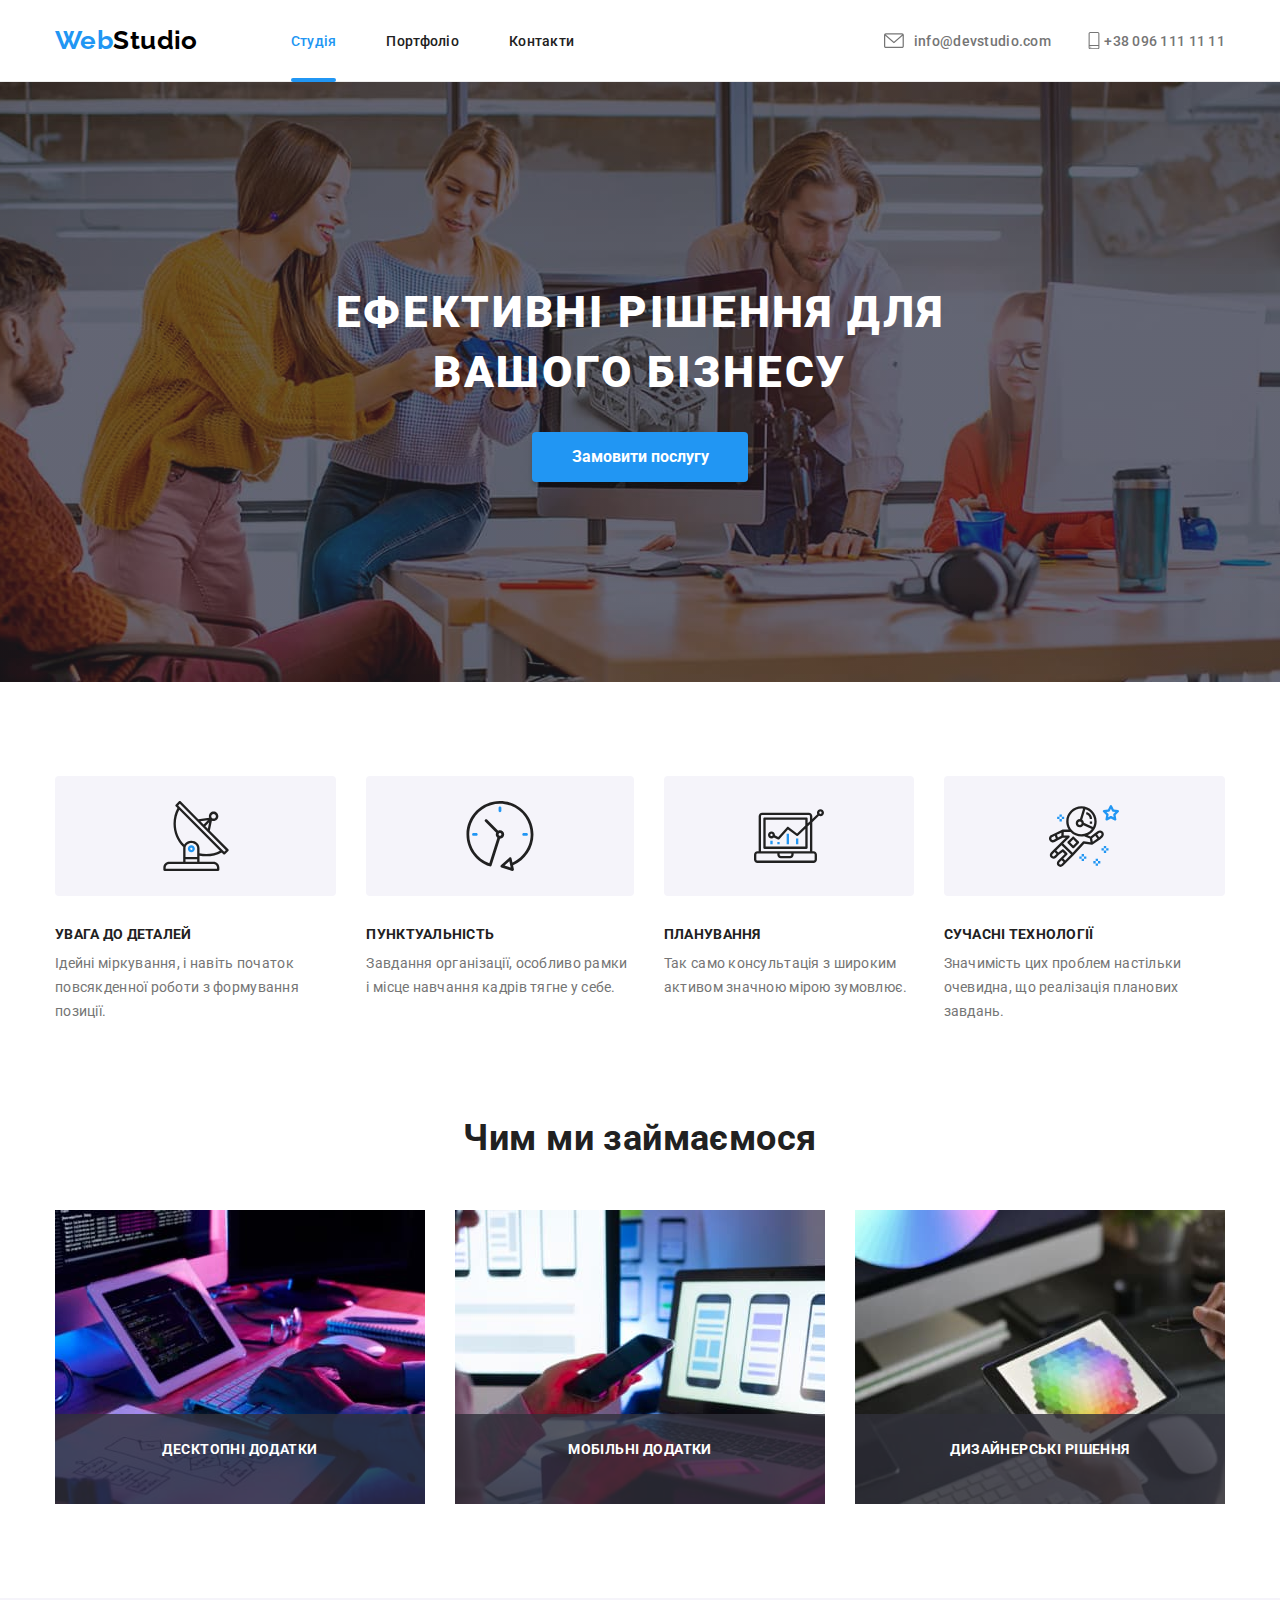
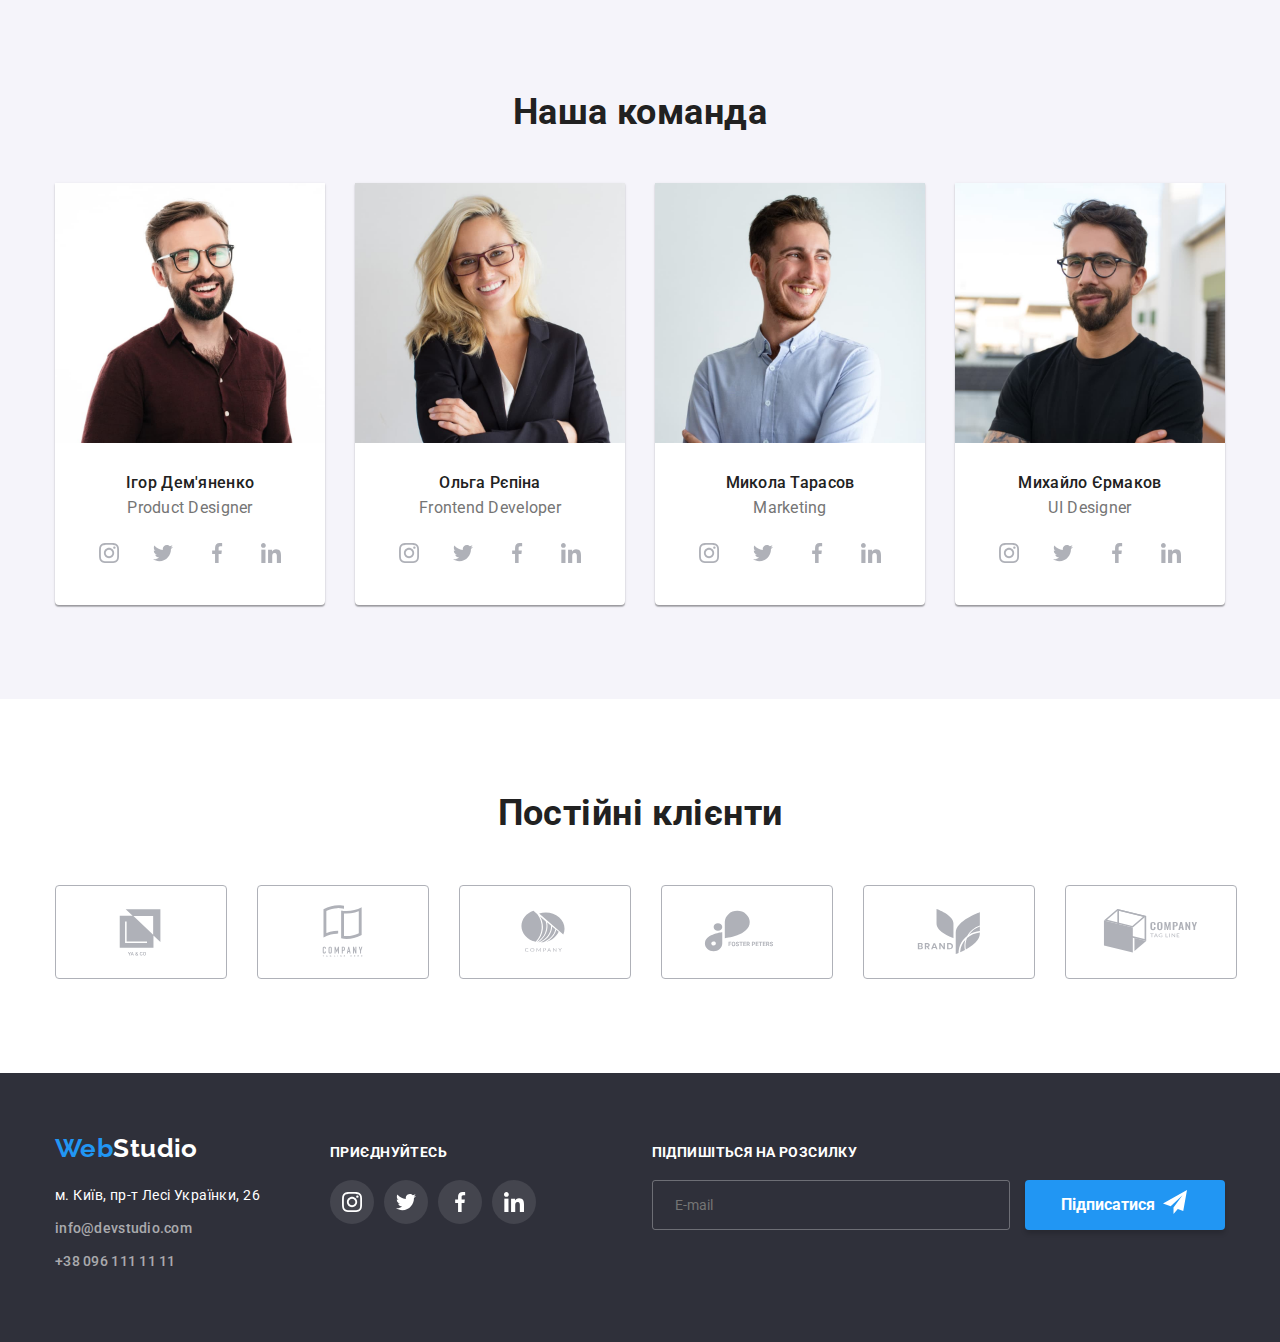
<file: index.html>
<!DOCTYPE html>
<html lang="uk">

<head>
    <meta charset="UTF-8">
    <meta http-equiv="X-UA-Compatible" content="IE=edge">
    <meta name="viewport" content="width=device-width, initial-scale=1.0">
    <title>WebStudio</title>
    <link rel="preconnect" href="https://fonts.googleapis.com">
    <link rel="preconnect" href="https://fonts.gstatic.com" crossorigin>
    <link
        href="https://fonts.googleapis.com/css2?family=Raleway:wght@700&family=Roboto:wght@400;500;700;900&display=swap"
        rel="stylesheet">
    <link rel="stylesheet" href="./css/main.min.css">
</head>

<body>
    <div class="wrapper">
        <header class="header">
            <div class="container header__container">
                <a href="./index.html" class="logo header__logo"><span lang="en"><span
                            class="logo header__logo--accent">Web</span>Studio</span></a>
                <nav class="nav">
                    <ul class="nav__list">
                        <li class="nav__item">
                            <a href="#studio" class="nav__link current">Студія</a>
                        </li>
                        <li class="nav__item">
                            <a href="./portfolio.html" class="nav__link">Портфоліо</a>
                        </li>
                        <li class="nav__item">
                            <a href="#contacts" class="nav__link">Контакти</a>
                        </li>
                    </ul>
                </nav>
                <div class="contacts">
                    <ul class="contacts__list">
                        <li class="contacts__item">
                            <a href="mailto:info@devstudio.com" class="contacts__link" aria-label="envelope">
                                <svg class="contacts__icon" width="20" height="17.3">
                                    <use href="./images/symbol-defs.svg#icon-envelope"></use>
                                </svg>info@devstudio.com</a>
                        </li>
                        <li class="contacts__item">
                            <a href="tel:+380961111111" class="contacts__link" aria-label="smartphone">
                                <svg class="contacts__item" width="20" height="17.3">
                                    <use href="./images/symbol-defs.svg#icon-smartphone"></use>
                                </svg>+38 096 111 11 11
                            </a>
                        </li>
                    </ul>
                </div>
            </div>
        </header>

        <main class="main">
            <!-- HERO -->
            <section class="overlay">
                <div class="hero">
                    <h1 class="hero__title" id="studio">Ефективні рішення для <br>вашого бізнесу</h1>
                    <button data-modal-open type="button" class="hero__button">Замовити послугу</button>
                </div>
            </section>
            <!-- PLUSES -->
            <section class="pluses">
                <div class="container">
                    <h2 class="visually-hidden">Наші переваги</h2>
                    <ul class="list pluses__list">
                        <li class="pluses__item">
                            <div class="pluses__thumb">
                                <svg class="pluses__icon" width="70" height="70" aria-label="иконка спутниковая антена">
                                    <use href="./images/symbol-defs.svg#icon-antenna"></use>
                                </svg>
                            </div>
                            <h3 class="pluses__title">УВАГА ДО ДЕТАЛЕЙ</h3>
                            <p class="pluses__subtitle">Ідейні міркування, і навіть початок повсякденної роботи з
                                формування
                                позиції.</p>
                        </li>
                        <li class="pluses__item">
                            <div class="pluses__thumb">
                                <svg class="pluses__icon" width="70" height="70" aria-label="иконка аналоговые часы">
                                    <use href="./images/symbol-defs.svg#icon-clock"></use>
                                </svg>
                            </div>
                            <h3 class="pluses__title">ПУНКТУАЛЬНІСТЬ</h3>
                            <p class="pluses__subtitle">Завдання організації, особливо рамки і місце навчання кадрів
                                тягне у
                                себе.</p>
                        </li>
                        <li class="pluses__item">
                            <div class="pluses__thumb">
                                <svg class="pluses__icon" width="70" height="70"
                                    aria-label="иконка диаграмма на мониторе">
                                    <use href="./images/symbol-defs.svg#icon-diagram"></use>
                                </svg>
                            </div>
                            <h3 class="pluses__title">ПЛАНУВАННЯ</h3>
                            <p class="pluses__subtitle">Так само консультація з широким активом значною мірою зумовлює.
                            </p>
                        </li>
                        <li class="pluses__item">
                            <div class="pluses__thumb">
                                <svg class="pluses__icon" width="70" height="70" aria-label="иконка астронавт">
                                    <use href="./images/symbol-defs.svg#icon-astronaut"></use>
                                </svg>
                            </div>
                            <h3 class="pluses__title">СУЧАСНІ ТЕХНОЛОГІЇ</h3>
                            <p class="pluses__subtitle">Значимість цих проблем настільки очевидна, що реалізація
                                планових
                                завдань.</p>
                        </li>
                    </ul>
                </div>
            </section>
            <!-- ACTIVITIES -->
            <section class="activities">
                <div class="container activities__container">
                    <h2 class="activities__heading">Чим ми займаємося</h2>
                    <ul class="activities__list">
                        <li class="activities__elem">
                            <img src="./images/box1.jpg" alt="Процесс написання коду" width="370">
                            <div class="inner-active">
                                <p class="inner-active__title">Десктопні додатки</p>
                            </div>
                        </li>
                        <li class="activities__elem">
                            <img src="./images/box2.jpg" alt="Розробка макету для мобільного застосунку" width="370">
                            <div class="inner-active">
                                <p class="inner-active__title">Мобільні додатки</p>
                            </div>
                        </li>
                        <li class="activities__elem">
                            <img src="./images/box3.jpg" alt="Градієнт кольорів на планшеті" width="370">
                            <div class="inner-active">
                                <p class="inner-active__title">Дизайнерські рішення</p>
                            </div>
                        </li>
                    </ul>
                </div>
            </section>
            <!-- OUR TEAM -->
            <section class="team">
                <div class="container team__container">
                    <h2 class="team__heading">Наша команда</h2>
                    <ul class="team__list">
                        <li class="team__elem"><img src="./images/igor.jpg" alt="Ігор Дем'яненко фото" width="270"
                                class="team__img">
                            <div class="inner-team">
                                <h3 class="inner-team__title">Ігор Дем'яненко</h3>
                                <p class="inner-team__subtitle"><span lang="en">Product Designer</span>
                                </p>
                                <ul class="inner-team__list">
                                    <li class="inner-team__item">
                                        <a href="#" class="inner-team__social" aria-label="иконка инстаграм">
                                            <svg class="inner-team__icon" width="20" height="20">
                                                <use href="./images/symbol-defs.svg#icon-instagram"></use>
                                            </svg>
                                        </a>
                                    </li>
                                    <li class="inner-team__item">
                                        <a href="#" class="inner-team__social" aria-label="иконка твиттер">
                                            <svg class="inner-team__icon" width="20" height="20">
                                                <use href="./images/symbol-defs.svg#icon-twitter"></use>
                                            </svg>
                                        </a>
                                    </li>
                                    <li class="inner-team__item">
                                        <a href="#" class="inner-team__social" aria-label="иконка фейсбук">
                                            <svg class="inner-team__icon" width="20" height="20">
                                                <use href="./images/symbol-defs.svg#icon-facebook"></use>
                                            </svg>
                                        </a>
                                    </li>
                                    <li class="inner-team__item">
                                        <a href="#" class="inner-team__social" aria-label="иконка линкедин">
                                            <svg class="inner-team__icon" width="20" height="20">
                                                <use href="./images/symbol-defs.svg#icon-linkedin"></use>
                                            </svg>
                                        </a>
                                    </li>
                                </ul>
                            </div>
                        </li>
                        <li class="team__elem"><img src="./images/olya.jpg" alt="Ольга Рєпіна фото" width="270"
                                class="team__img">
                            <div class="inner-team">
                                <h3 class="inner-team__title">Ольга Рєпіна</h3>
                                <p class="inner-team__subtitle"><span lang="en">Frontend Developer</span></p>
                                <ul class="list inner-team__list">
                                    <li class="inner-team__item">
                                        <a href="#" class="inner-team__social" aria-label="иконка инстаграм">
                                            <svg class="inner-team__icon" width="20" height="20">
                                                <use href="./images/symbol-defs.svg#icon-instagram"></use>
                                            </svg>
                                        </a>
                                    </li>
                                    <li class="inner-team__item">
                                        <a href="#" class="inner-team__social" aria-label="иконка твиттер">
                                            <svg class="inner-team__icon" width="20" height="20">
                                                <use href="./images/symbol-defs.svg#icon-twitter"></use>
                                            </svg>
                                        </a>
                                    </li>
                                    <li class="inner-team__item">
                                        <a href="#" class="inner-team__social" aria-label="иконка фейсбук">
                                            <svg class="inner-team__icon" width="20" height="20">
                                                <use href="./images/symbol-defs.svg#icon-facebook"></use>
                                            </svg>
                                        </a>
                                    </li>
                                    <li class="inner-team__item">
                                        <a href="#" class="inner-team__social" aria-label="иконка линкедин">
                                            <svg class="inner-team__icon" width="20" height="20">
                                                <use href="./images/symbol-defs.svg#icon-linkedin"></use>
                                            </svg>
                                        </a>
                                    </li>
                                </ul>
                            </div>
                        </li>
                        <li class="team__elem"><img src="./images/mykola.jpg" alt="Микола Тарасов фото" width="270"
                                class="team__img">
                            <div class="inner-team">
                                <h3 class="inner-team__title">Микола Тарасов</h3>
                                <p class="inner-team__subtitle"><span lang="en">Marketing</span></p>
                                <ul class="list inner-team__list">
                                    <li class="inner-team__item">
                                        <a href="#" class="inner-team__social" aria-label="иконка инстаграм">
                                            <svg class="inner-team__icon" width="20" height="20">
                                                <use href="./images/symbol-defs.svg#icon-instagram"></use>
                                            </svg>
                                        </a>
                                    </li>
                                    <li class="inner-team__item">
                                        <a href="#" class="inner-team__social" aria-label="иконка твиттер">
                                            <svg class="inner-team__icon" width="20" height="20">
                                                <use href="./images/symbol-defs.svg#icon-twitter"></use>
                                            </svg>
                                        </a>
                                    </li>
                                    <li class="inner-team__item">
                                        <a href="#" class="inner-team__social" aria-label="иконка фейсбук">
                                            <svg class="inner-team__icon" width="20" height="20">
                                                <use href="./images/symbol-defs.svg#icon-facebook"></use>
                                            </svg>
                                        </a>
                                    </li>
                                    <li class="inner-team__item">
                                        <a href="#" class="inner-team__social" aria-label="иконка линкедин">
                                            <svg class="inner-team__icon" width="20" height="20">
                                                <use href="./images/symbol-defs.svg#icon-linkedin"></use>
                                            </svg>
                                        </a>
                                    </li>
                                </ul>
                            </div>
                        </li>
                        <li class="team__elem"><img src="./images/myhailo.jpg" alt="Михайло Єрмаков фото" width="270"
                                class="team__img">
                            <div class="inner-team">
                                <h3 class="inner-team__title">Михайло Єрмаков</h3>
                                <p class="inner-team__subtitle"><span lang="en">UI Designer</span></p>
                                <ul class="list inner-team__list">
                                    <li class="inner-team__item">
                                        <a href="#" class="inner-team__social" aria-label="иконка инстаграм">
                                            <svg class="inner-team__icon" width="20" height="20">
                                                <use href="./images/symbol-defs.svg#icon-instagram"></use>
                                            </svg>
                                        </a>
                                    </li>
                                    <li class="inner-team__item">
                                        <a href="#" class="inner-team__social" aria-label="иконка твиттер">
                                            <svg class="inner-team__icon" width="20" height="20">
                                                <use href="./images/symbol-defs.svg#icon-twitter"></use>
                                            </svg>
                                        </a>
                                    </li>
                                    <li class="inner-team__item">
                                        <a href="#" class="inner-team__social" aria-label="иконка фейсбук">
                                            <svg class="inner-team__icon" width="20" height="20">
                                                <use href="./images/symbol-defs.svg#icon-facebook"></use>
                                            </svg>
                                        </a>
                                    </li>
                                    <li class="inner-team__item">
                                        <a href="#" class="inner-team__social" aria-label="иконка линкедин">
                                            <svg class="inner-team__icon" width="20" height="20">
                                                <use href="./images/symbol-defs.svg#icon-linkedin"></use>
                                            </svg>
                                        </a>
                                    </li>
                                </ul>
                            </div>
                        </li>
                    </ul>
                </div>
            </section>
            <!-- CLIENTS -->
            <section class="clients">
                <div class="container clients__container">
                    <h2 class="clients__heading">Постійні клієнти</h2>
                    <ul class="list clients__list">
                        <li class="clients__item"><a href="#" class="clients__link" aria-label="company ya and co">
                                <svg class="clients__icon" width="106" height="60">
                                    <use href="./images/symbol-defs.svg#icon-ya-co"></use>
                                </svg>
                            </a>
                        </li>
                        <li class="clients__item"><a href="#" class="clients__link" aria-label="company tagline here">
                                <svg class="clients__icon" width="106" height="60">
                                    <use href="./images/symbol-defs.svg#icon-company-first"></use>
                                </svg>
                            </a>
                        </li>
                        <li class="clients__item"><a href="#" class="clients__link" aria-label="company">
                                <svg class="clients__icon" width="106" height="60">
                                    <use href="./images/symbol-defs.svg#icon-company-second"></use>
                                </svg>
                            </a>
                        </li>
                        <li class="clients__item"><a href="#" class="clients__link" aria-label="company foster peters">
                                <svg class="clients__icon" width="106" height="60">
                                    <use href="./images/symbol-defs.svg#icon-foster-peters"></use>
                                </svg>
                            </a>
                        </li>
                        <li class="clients__item"><a href="#" class="clients__link" aria-label="company foster peters">
                                <svg class="clients__icon" width="106" height="60">
                                    <use href="./images/symbol-defs.svg#icon-brand"></use>
                                </svg>
                            </a>
                        </li>

                        <li class="clients__item"><a href="#" class="clients__link" aria-label="company foster peters">
                                <svg class="clients__icon" width="106" height="60">
                                    <use href="./images/symbol-defs.svg#icon-tag-line"></use>
                                </svg>
                            </a>
                        </li>
                    </ul>
                </div>
            </section>
        </main>

        <footer class="footer">
            <div class="container footer__container">
                <div class="footer__info">
                    <a href="./index.html" class="footer__logo"><span lang="en"><span
                                class="footer__logo--accent">Web</span>Studio</span></a>
                    <address class="address" id="contacts">
                        <a href="https://www.google.com/maps?q=%D0%BC.+%D0%9A%D0%B8%D1%97%D0%B2,+%D0%BF%D1%80-%D1%82+%D0%9B%D0%B5%D1%81%D1%96+%D0%A3%D0%BA%D1%80%D0%B0%D1%97%D0%BD%D0%BA%D0%B8,+26&rlz=1C1BNSD_enUA990UA990&um=1&ie=UTF-8&sa=X&ved=2ahUKEwjdwaa5x5T7AhUQuIsKHSxBDPwQ_AUoAXoECAEQAw"
                            target="_blank" rel="noopener noreferrer" class="address__location">м. Київ, пр-т Лесі
                            Українки,
                            26</a>
                        <ul class="address__list">
                            <li class="address__elem"><a href="mailto:info@devstudio.com"
                                    class="address__addr">info@devstudio.com</a>
                            </li>
                            <li class="address__elem"><a href="tel:+380961111111" class=" address__addr">+38 096 111
                                    11 11</a>
                            </li>
                        </ul>
                    </address>
                </div>
                <article class="social">
                    <h2 class="visually-hidden">приєднуйтесь</h2>
                    <p class="social__title">приєднуйтесь</p>
                    <ul class="social__list">
                        <li class="social__item">
                            <a href="#" class="social__link" aria-label="иконка инстаграм">
                                <svg class="social__icon" width="20" height="20">
                                    <use href="./images/symbol-defs.svg#icon-instagram"></use>
                                </svg>
                            </a>
                        </li>
                        <li class="social__item">
                            <a href="#" class="social__link" aria-label="иконка твиттер">
                                <svg class="social__icon" width="20" height="20">
                                    <use href="./images/symbol-defs.svg#icon-twitter"></use>
                                </svg>
                            </a>
                        </li>
                        <li class="social__item">
                            <a href="#" class="social__link" aria-label="иконка фейсбук">
                                <svg class="social__icon" width="20" height="20">
                                    <use href="./images/symbol-defs.svg#icon-facebook"></use>
                                </svg>
                            </a>
                        </li>
                        <li class="social__item">
                            <a href="#" class="social__link" aria-label="иконка линкедин">
                                <svg class="social__icon" width="20" height="20">
                                    <use href="./images/symbol-defs.svg#icon-linkedin"></use>
                                </svg>
                            </a>
                        </li>
                    </ul>
                </article>
                <div class="submit">
                    <p class="submit__title">Підпишіться на розсилку</p>
                    <input type="email" class="submit__imput" name="email" id="email" placeholder="E-mail" required>
                    <label for="email"></label>
                    <button type="submit" class="submit__button">Підписатися
                        <svg class="submit__icon" width="24" height="24">
                            <use href="./images/symbol-defs.svg#icon-send"></use>
                        </svg>
                    </button>
                </div>
            </div>

        </footer>
        <!-- BACKDROP -->
        <div data-modal class="backdrop is-hidden">
            <div class="modal">
                <div class="modal__container">
                    <button class="modal__close-button" data-modal-close type="button">
                        <svg class="modal__icon" width="18" height="18" aria-label="иконка с крестиком">
                            <use href="./images/symbol-defs.svg#icon-close-black"></use>
                        </svg>
                    </button>
                </div>
                <!-- FORM -->
                <form class="form">
                    <h2 class="form__title">Залиште свої дані, ми вам передзвонимо</h2>
                    <label for="name" class="form__label">Ім'я</label>
                    <div class="form__field">
                        <input type="text" class="form__input" name="name" id="name" required>
                        <svg class="form__icon" width="22" height="20">
                            <use href="./images/symbol-defs.svg#icon-person"></use>
                        </svg>
                    </div>
                    <label for="tel" class="form__label">Телефон</label>
                    <div class="form__field">
                        <input type="tel" class="form__input" name="tel" id="tel" required>
                        <svg class="form__icon" width="22" height="20">
                            <use href="./images/symbol-defs.svg#icon-phone"></use>
                        </svg>
                    </div>
                    <label for="mail" class="form__label">Пошта</label>
                    <div class="form__field">
                        <input type="email" class="form__input" name="mail" id="mail" required>
                        <svg class="form__icon" width="22" height="20">
                            <use href="./images/symbol-defs.svg#icon-email"></use>
                        </svg>
                    </div>
                    <div class="form__field form__field--textarea textarea">
                        <label for="comment" class="form__label textarea-label">Коментар</label>
                        <textarea class="form__comment form__input" name="comment" id="comment" rows="7"
                            placeholder="Введіть текст"></textarea>
                    </div>

                    <div class="checkbox">
                        <label for="checkbox" class="checkbox__label">
                            <input class="checkbox__input visually-hidden" type="checkbox" name="checkbox" id="checkbox"
                                required>
                            <svg class="checkbox__icon" width="16" height="15">
                                <use href="./images/symbol-defs.svg#icon-check"></use>
                            </svg>
                            <span class="checkbox__vector"></span>
                            <span class="checkbox__text">Погоджуюся з розсилкою та приймаю <a href=""
                                    class="checkbox__link">Умови
                                    договору</a></span>
                        </label>
                    </div>

                    <div class="send">
                        <button type="submit" class="send__button">Відправити</button>
                    </div>
                </form>
            </div>
        </div>
    </div>
    <script src="./js/modal.js"></script>
</body>

</html>
</file>
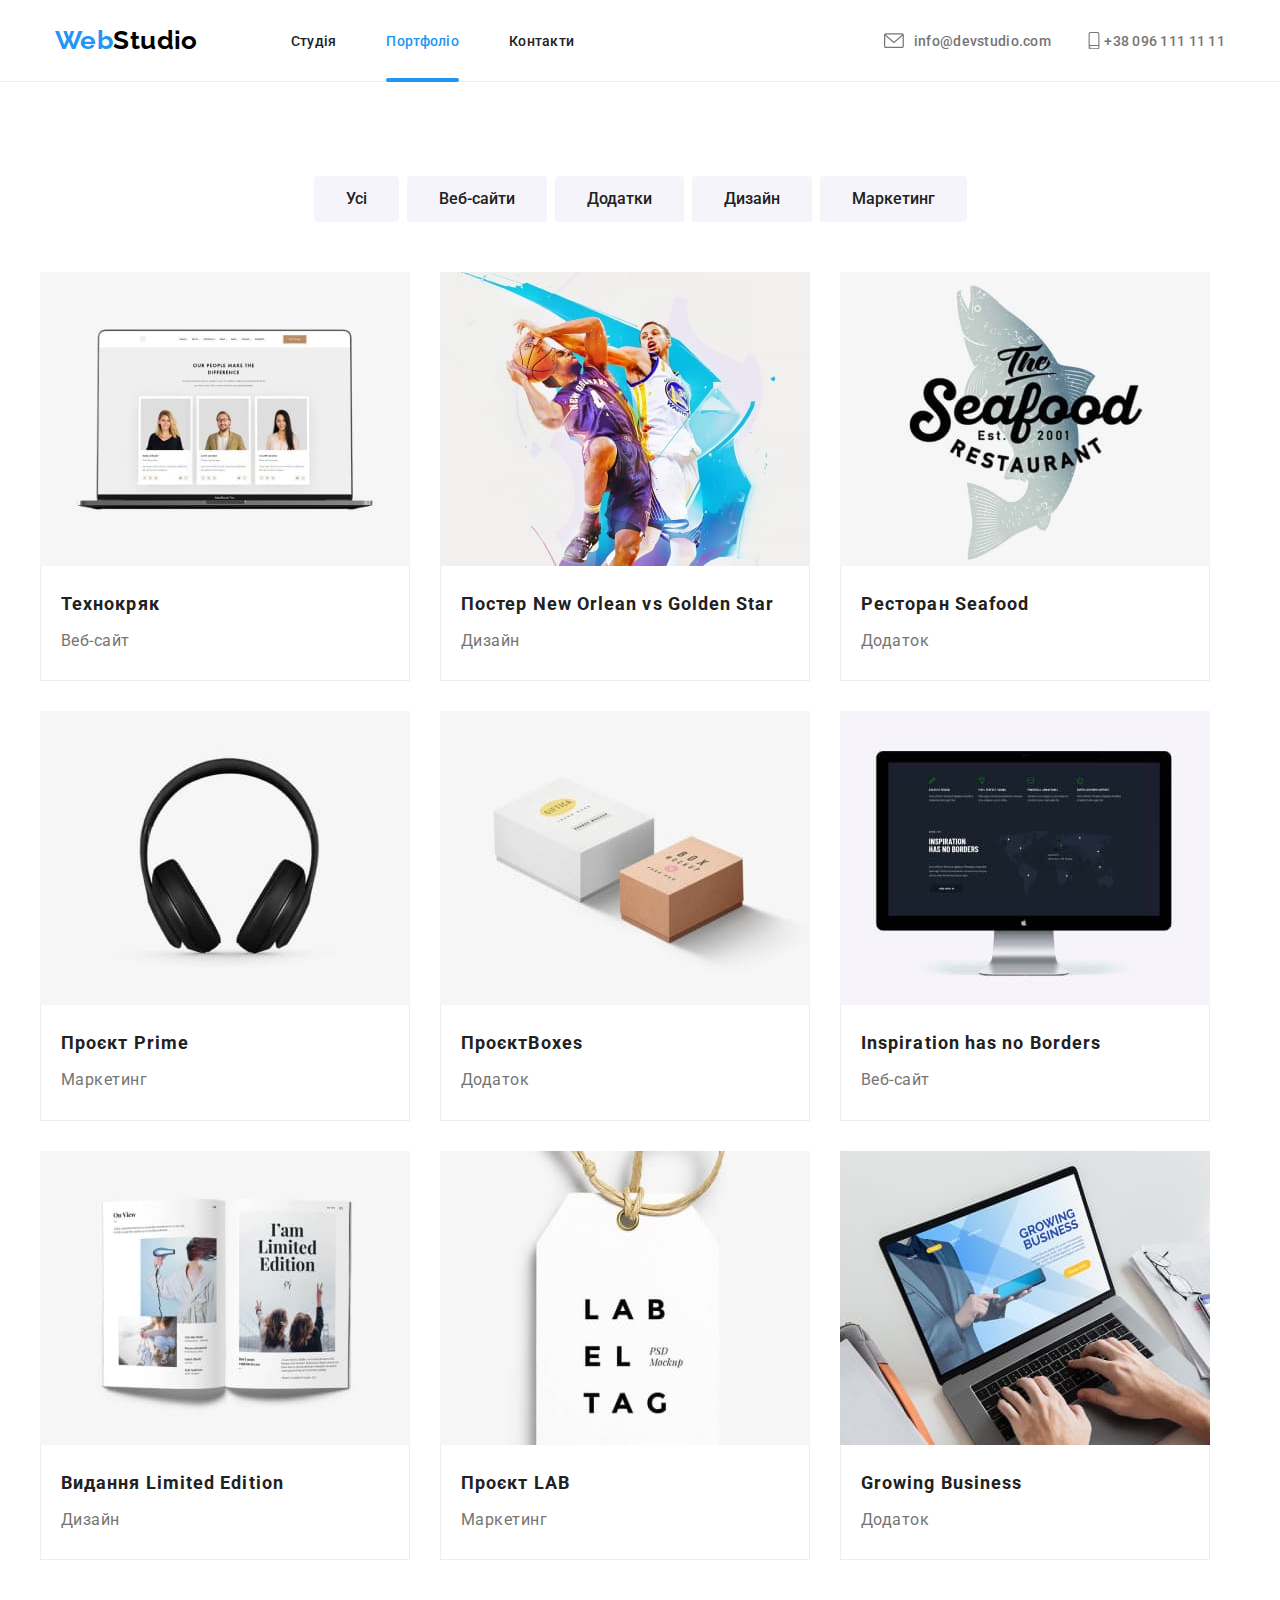
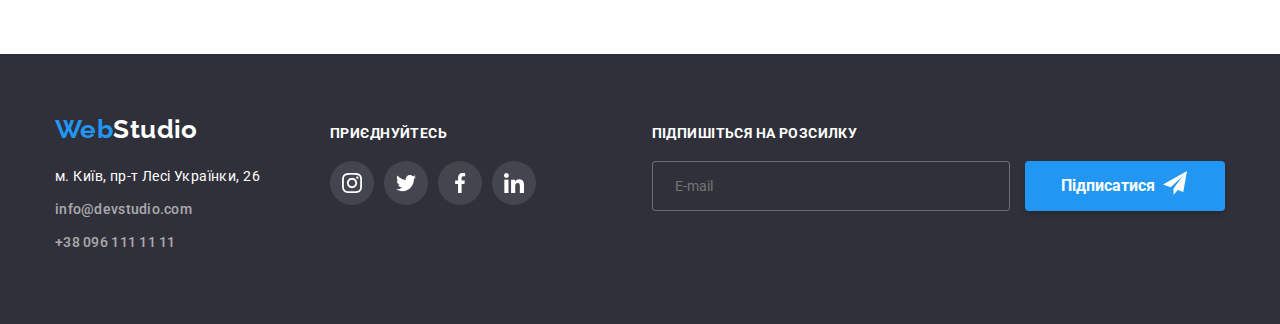
<file: portfolio.html>
<!DOCTYPE html>
<html lang="uk">

<head>
    <meta charset="UTF-8">
    <meta http-equiv="X-UA-Compatible" content="IE=edge">
    <meta name="viewport" content="width=device-width, initial-scale=1.0">

    <title>Document</title>
    <link rel="preconnect" href="https://fonts.googleapis.com">
    <link rel="preconnect" href="https://fonts.gstatic.com" crossorigin>
    <link
        href="https://fonts.googleapis.com/css2?family=Raleway:wght@700&family=Roboto:wght@400;500;700;900&display=swap"
        rel="stylesheet">
    <link rel="stylesheet" href="./css/main.min.css">
</head>

<body>
    <div class="wrapper">
        <header class="header">
            <div class="container header__container">
                <a href="./index.html" class="logo header__logo"><span lang="en"><span
                            class="logo header__logo--accent">Web</span>Studio</span></a>
                <nav class="nav">
                    <ul class="nav__list">
                        <li class="nav__item">
                            <a href="./index.html" class="nav__link">Студія</a>
                        </li>
                        <li class="nav__item">
                            <a href="#portfolio" class="nav__link current">Портфоліо</a>
                        </li>
                        <li class="nav__item">
                            <a href="#contacts" class="nav__link">Контакти</a>
                        </li>
                    </ul>
                </nav>
                <div class="contacts">
                    <ul class="contacts__list">
                        <li class="contacts__item">
                            <a href="mailto:info@devstudio.com" class="contacts__link" aria-label="envelope">
                                <svg class="contacts__icon" width="20" height="17.3">
                                    <use href="./images/symbol-defs.svg#icon-envelope"></use>
                                </svg>info@devstudio.com</a>
                        </li>
                        <li class="contacts__item">
                            <a href="tel:+380961111111" class="contacts__link" aria-label="smartphone">
                                <svg class="contacts__item" width="20" height="17.3">
                                    <use href="./images/symbol-defs.svg#icon-smartphone"></use>
                                </svg>+38 096 111 11 11</a>
                        </li>
                    </ul>
                </div>
            </div>
        </header>

        <main class="main">
            <section class="gallery">
                <div class="container gallery__container">
                    <h1 class="visually-hidden">Фільтр по елементам галереї</h1>
                    <ul class="filter__list">
                        <li class="filter__item">
                            <button type="button" class="filter__button">Усі</button>
                        </li>
                        <li class="filter__item">
                            <button type="button" class="filter__button">Веб-сайти</button>
                        </li>
                        <li class="filter__item">
                            <button type="button" class="filter__button">Додатки</button>
                        </li>
                        <li class="filter__item">
                            <button type="button" class="filter__button">Дизайн</button>
                        </li>
                        <li class="filter__item">
                            <button type="button" class="filter__button">Маркетинг</button>
                        </li>
                    </ul>
                    <h2 class="visually-hidden" id="portfolio">Галерея <span lang="en">WebStudio</span></h2>
                    <ul class="gallery__list">
                        <li class="gallery__elem">
                            <a href="" class="gallery__link">
                                <div class="thumb">
                                    <img src="./images/leptop.jpg" alt="Сторінка сайту Технокряк" width="370">
                                    <div class="gallery-overlay">
                                        <p class="gallery-overlay__text">Ресурс пропонує комплексні пропозиції з різним
                                            рівнем
                                            функціоналу та сервісів. Все це дозволить відвідувачу отримати
                                            вичерпні відомості про компанію <br>чи приватну особу</p>
                                    </div>
                                </div>
                                <div class="gallery-border">
                                    <h3 class="gallery-border__title">Технокряк</h3>
                                    <p class="gallery-border__subtitle">Веб-сайт</p>
                                </div>
                            </a>
                        </li>
                        <li class="gallery__elem">
                            <a href="" class="gallery__link">
                                <div class="thumb">
                                    <img src="./images/new-orlean.jpg" alt="Постер" width="370">
                                    <div class="gallery-overlay">
                                        <p class="gallery-overlay__text">Ресурс пропонує комплексні пропозиції з різним
                                            рівнем
                                            функціоналу та сервісів. Все це дозволить відвідувачу отримати
                                            вичерпні відомості про компанію <br>чи приватну особу</p>
                                    </div>
                                </div>
                                <div class="gallery-border">
                                    <h3 class="gallery-border__title">Постер <span lang="en">New Orlean vs Golden
                                            Star</span>
                                    </h3>
                                    <p class="gallery-border__subtitle">Дизайн</p>
                                </div>
                            </a>
                        </li>
                        <li class="gallery__elem">
                            <a href="" class="gallery__link">
                                <div class="thumb">
                                    <img src="./images/seafood.jpg" alt="Логотип" width="370">
                                    <div class="gallery-overlay">
                                        <p class="gallery-overlay__text">Ресурс пропонує комплексні пропозиції з різним
                                            рівнем
                                            функціоналу та сервісів. Все це дозволить відвідувачу отримати
                                            вичерпні відомості про компанію <br>чи приватну особу</p>
                                    </div>
                                </div>
                                <div class="gallery-border">
                                    <h3 class="gallery-border__title">Ресторан <span lang="en">Seafood</span> </h3>
                                    <p class="gallery-border__subtitle">Додаток</p>
                                </div>
                            </a>
                        </li>
                        <li class="gallery__elem">
                            <a href="" class="gallery__link">
                                <div class="thumb">
                                    <img src="./images/headphones.jpg" alt="Навушники" width="370">
                                    <div class="gallery-overlay">
                                        <p class="gallery-overlay__text">Ресурс пропонує комплексні пропозиції з різним
                                            рівнем
                                            функціоналу та сервісів. Все це дозволить відвідувачу отримати
                                            вичерпні відомості про компанію <br>чи приватну особу</p>
                                    </div>
                                </div>
                                <div class="gallery-border">
                                    <h3 class="gallery-border__title">Проєкт <span lang="en">Prime</span></h3>
                                    <p class="gallery-border__subtitle">Маркетинг</p>
                                </div>
                            </a>
                        </li>
                        <li class="gallery__elem">
                            <a href="" class="gallery__link">
                                <div class="thumb">
                                    <img src="./images/boxes.jpg" alt="Коробки" width="370">
                                    <div class="gallery-overlay">
                                        <p class="gallery-overlay__text">Ресурс пропонує комплексні пропозиції з різним
                                            рівнем
                                            функціоналу та сервісів. Все це дозволить відвідувачу отримати
                                            вичерпні відомості про компанію <br>чи приватну особу</p>
                                    </div>
                                </div>
                                <div class="gallery-border">
                                    <h3 class="gallery-border__title">Проєкт<span lang="en">Boxes</span></h3>
                                    <p class="gallery-border__subtitle">Додаток</p>
                                </div>
                            </a>
                        </li>
                        <li class="gallery__elem">
                            <a href="" class="gallery__link">
                                <div class="thumb">
                                    <img src="./images/monitor.jpg" alt="Монітор" width="370">
                                    <div class="gallery-overlay">
                                        <p class="gallery-overlay__text">Ресурс пропонує комплексні пропозиції з різним
                                            рівнем
                                            функціоналу та сервісів. Все це дозволить відвідувачу отримати
                                            вичерпні відомості про компанію <br>чи приватну особу</p>
                                    </div>
                                </div>
                                <div class="gallery-border">
                                    <h3 class="gallery-border__title"><span lang="en">Inspiration has no Borders</span>
                                    </h3>
                                    <p class="gallery-border__subtitle">Веб-сайт</p>
                                </div>
                            </a>
                        </li>
                        <li class="gallery__elem">
                            <a href="" class="gallery__link">
                                <div class="thumb">
                                    <img src="./images/book.jpg" alt="Розгорнутий журнал" width="370">
                                    <div class="gallery-overlay">
                                        <p class="gallery-overlay__text">Ресурс пропонує комплексні пропозиції з різним
                                            рівнем
                                            функціоналу та сервісів. Все це дозволить відвідувачу отримати
                                            вичерпні відомості про компанію <br>чи приватну особу</p>
                                    </div>
                                </div>
                                <div class="gallery-border">
                                    <h3 class="gallery-border__title">Видання <span lang="en">Limited Edition</span>
                                    </h3>
                                    <p class="gallery-border__subtitle">Дизайн</p>
                                </div>

                            </a>
                        </li>
                        <li class="gallery__elem">
                            <a href="" class="gallery__link">
                                <div class="thumb">
                                    <img src="./images/lab.jpg" alt="Постер" width="370">
                                    <div class="gallery-overlay">
                                        <p class="gallery-overlay__text">Ресурс пропонує комплексні пропозиції з різним
                                            рівнем
                                            функціоналу та сервісів. Все це дозволить відвідувачу отримати
                                            вичерпні відомості про компанію <br>чи приватну особу</p>
                                    </div>
                                </div>
                                <div class="gallery-border">
                                    <h3 class="gallery-border__title">Проєкт <span lang="en">LAB</span></h3>
                                    <p class="gallery-border__subtitle">Маркетинг</p>
                                </div>

                            </a>
                        </li>
                        <li class="gallery__elem">
                            <a href="" class="gallery__link">
                                <div class="thumb">
                                    <img src="./images/business.jpg" alt="Робота за ноутбуком" width="370">
                                    <div class="gallery-overlay">
                                        <p class="gallery-overlay__text">Ресурс пропонує комплексні пропозиції з різним
                                            рівнем
                                            функціоналу та сервісів. Все це дозволить відвідувачу отримати
                                            вичерпні відомості про компанію <br>чи приватну особу</p>
                                    </div>
                                </div>
                                <div class="gallery-border">
                                    <h3 class="gallery-border__title"><span lang="en">Growing Business</span></h3>
                                    <p class="gallery-border__subtitle">Додаток</p>
                                </div>
                            </a>
                        </li>
                    </ul>
                </div>
            </section>
        </main>

        <footer class="footer">
            <div class="container footer__container">
                <div class="footer__info">
                    <a href="./index.html" class="footer__logo"><span lang="en"><span
                                class="footer__logo--accent">Web</span>Studio</span></a>
                    <address class="address" id="contacts">
                        <a href="https://www.google.com/maps?q=%D0%BC.+%D0%9A%D0%B8%D1%97%D0%B2,+%D0%BF%D1%80-%D1%82+%D0%9B%D0%B5%D1%81%D1%96+%D0%A3%D0%BA%D1%80%D0%B0%D1%97%D0%BD%D0%BA%D0%B8,+26&rlz=1C1BNSD_enUA990UA990&um=1&ie=UTF-8&sa=X&ved=2ahUKEwjdwaa5x5T7AhUQuIsKHSxBDPwQ_AUoAXoECAEQAw"
                            target="_blank" rel="noopener noreferrer" class="address__location">м. Київ, пр-т Лесі
                            Українки,
                            26</a>
                        <ul class="address__list">
                            <li class="address__elem"><a href="mailto:info@devstudio.com"
                                    class="address__addr">info@devstudio.com</a>
                            </li>
                            <li class="address__elem"><a href="tel:+380961111111" class=" address__addr">+38 096 111
                                    11 11</a>
                            </li>
                        </ul>
                    </address>
                </div>
                <article class="social">
                    <h2 class="visually-hidden">приєднуйтесь</h2>
                    <p class="social__title">приєднуйтесь</p>
                    <ul class="social__list">
                        <li class="social__item">
                            <a href="#" class="social__link" aria-label="иконка инстаграм">
                                <svg class="social__icon" width="20" height="20">
                                    <use href="./images/symbol-defs.svg#icon-instagram"></use>
                                </svg>
                            </a>
                        </li>
                        <li class="social__item">
                            <a href="#" class="social__link" aria-label="иконка твиттер">
                                <svg class="social__icon" width="20" height="20">
                                    <use href="./images/symbol-defs.svg#icon-twitter"></use>
                                </svg>
                            </a>
                        </li>
                        <li class="social__item">
                            <a href="#" class="social__link" aria-label="иконка фейсбук">
                                <svg class="social__icon" width="20" height="20">
                                    <use href="./images/symbol-defs.svg#icon-facebook"></use>
                                </svg>
                            </a>
                        </li>
                        <li class="social__item">
                            <a href="#" class="social__link" aria-label="иконка линкедин">
                                <svg class="social__icon" width="20" height="20">
                                    <use href="./images/symbol-defs.svg#icon-linkedin"></use>
                                </svg>
                            </a>
                        </li>
                    </ul>
                </article>
                <div class="submit">
                    <p class="submit__title">Підпишіться на розсилку</p>
                    <input type="email" class="submit__imput" name="email" id="email" placeholder="E-mail" required>
                    <label for="email"></label>
                    <button type="submit" class="submit__button">Підписатися
                        <svg class="submit__icon" width="24" height="24">
                            <use href="./images/symbol-defs.svg#icon-send"></use>
                        </svg>
                    </button>
                </div>
            </div>

        </footer>
    </div>

</body>

</html>
</file>
<file: css/main.min.css>
/*! modern-normalize v1.1.0 | MIT License | https://github.com/sindresorhus/modern-normalize */*,::after,::before{box-sizing:border-box}html{-moz-tab-size:4;-o-tab-size:4;tab-size:4}html{line-height:1.15;-webkit-text-size-adjust:100%}body{margin:0}body{font-family:system-ui,-apple-system,"Segoe UI",Roboto,Helvetica,Arial,sans-serif,"Apple Color Emoji","Segoe UI Emoji"}hr{height:0;color:inherit}abbr[title]{-webkit-text-decoration:underline dotted;text-decoration:underline dotted}b,strong{font-weight:bolder}code,kbd,pre,samp{font-family:ui-monospace,SFMono-Regular,Consolas,"Liberation Mono",Menlo,monospace;font-size:1em}small{font-size:80%}sub,sup{font-size:75%;line-height:0;position:relative;vertical-align:baseline}sub{bottom:-0.25em}sup{top:-0.5em}table{text-indent:0;border-color:inherit}button,input,optgroup,select,textarea{font-family:inherit;font-size:100%;line-height:1.15;margin:0}button,select{text-transform:none}[type=button],[type=reset],[type=submit],button{-webkit-appearance:button}::-moz-focus-inner{border-style:none;padding:0}:-moz-focusring{outline:1px dotted ButtonText}:-moz-ui-invalid{box-shadow:none}legend{padding:0}progress{vertical-align:baseline}::-webkit-inner-spin-button,::-webkit-outer-spin-button{height:auto}[type=search]{-webkit-appearance:textfield;outline-offset:-2px}::-webkit-search-decoration{-webkit-appearance:none}::-webkit-file-upload-button{-webkit-appearance:button;font:inherit}summary{display:list-item}h1,h2,h3,h4,p{margin-top:0}html,body{width:100%;height:100%}.wrapper{min-height:100%;display:flex;flex-direction:column}ul{list-style:none;padding:0;margin:0}a{text-decoration:none;color:inherit}button{border:0;padding:0;margin:0;font-family:inherit;background-color:rgba(0,0,0,0);cursor:pointer}img{display:block;max-width:100%;height:auto}:root{--primary-text-color: #212121;--sec-text-color: #757575;--logo-top: #000000;--accent-color: #2196f3;--primary-white-color: #ffffff;--primary-bg-color: #f5f5f5;--sec-bg-color: #f5f4fa;--footer-bg-color: #2f303a;--social-color: #afb1b8;--header-border-color: #ececec;--strong-color: #212121;--form-text: #2a2a2a;--backdrop-bg-color: rgba(0, 0, 0, 0.2);--social-bg-color: rgba(255, 255, 255, 0.1);--border-gray: rgba(255, 255, 255, 0.3);--overlay-bg: rgba(33, 150, 243, 0.9);--footer-contacts-color: rgba(255, 255, 255, 0.6);--inner-container-bg: rgba(47, 48, 58, 0.8);--border-color: rgba(0, 0, 0, 0.1);--form-border-input: rgba(33, 33, 33, 0.2);--timiming-function: 250ms cubic-bezier(0.4, 0, 0.2, 1)}.footer__logo,.header__logo--accent,.header__logo{color:var(--primary-white-color);font-family:Raleway,sans-serif;text-decoration:none;font-weight:700;font-size:26px;line-height:1.2}.send__button,.submit__button,.hero__button{text-align:center;border-radius:4px;background-color:var(--accent-color);color:var(--primary-white-color);box-shadow:0px 4px 4px rgba(0,0,0,.15);font-weight:700;font-size:16px;line-height:1.875}.social__list,.address__list,.gallery__list,.filter__list,.inner-team__list,.team__list,.pluses__list,.contacts__list,.nav__list{letter-spacing:.02em;font-weight:500}.clients,.team,.activities{padding-top:94px;padding-bottom:94px;text-align:center}.clients:nth-child(2n),.team:nth-child(2n),.activities:nth-child(2n){background-color:var(--sec-bg-color)}.submit__title,.social__title,.inner-active__title{font-weight:700;font-size:14px;line-height:1.1428571429;letter-spacing:.03em;text-transform:uppercase;color:var(--primary-white-color);margin:0;margin-bottom:20px}.clients__heading,.team__heading,.activities__heading{margin-bottom:50px;color:var(--primary-text-color);font-weight:700;font-size:36px;line-height:1.16}.social__link,.inner-team__social{display:flex;flex-direction:row;align-items:center;justify-content:center;width:44px;height:44px;border-radius:50%;background-color:var(--primary-white-color);color:var(--social-color);transition:background-color var(--timiming-function),color var(--timiming-function)}.social__link:hover,.inner-team__social:hover,.social__link:focus,.inner-team__social:focus{background-color:var(--accent-color);color:#fff;transition:background-color var(--timiming-function),color var(--timiming-function)}.footer__logo,.header__logo--accent,.header__logo{color:var(--primary-white-color);font-family:Raleway,sans-serif;text-decoration:none;font-weight:700;font-size:26px;line-height:1.2}body{color:var(--primary-text-color);font-family:Roboto,sans-serif;font-size:14px;font-weight:400;line-height:1.15;letter-spacing:.03em}.container{margin-left:auto;margin-right:auto;width:1200px;padding:0 15px}address{font-style:normal;line-height:1.7}nav,footer,header,aside{display:block}.current{color:var(--accent-color)}.visually-hidden{position:absolute;width:1px;height:1px;margin:-1px;border:0;padding:0;white-space:nowrap;-webkit-clip-path:inset(100%);clip-path:inset(100%);clip:rect(0 0 0 0);overflow:hidden}input{padding:10px 20px;padding-left:42px;border-radius:3px;border:1px solid var(--form-border-input);outline-width:0;transition:border-color var(--timiming-function)}textarea{resize:none;padding:10px 20px;border-radius:3px;border:1px solid var(--form-border-input);outline-width:0;transition:border-color var(--timiming-function);margin-bottom:20px}.header{border-bottom:1px solid var(--header-border-color)}.header__container{display:flex;align-items:center}.header__logo{display:flex;color:var(--logo-top)}.header__logo--accent{color:var(--accent-color)}.nav{display:flex;align-items:center;margin-left:93px}.nav__list{display:flex}.nav__link{display:inline-flex;padding-top:32px;padding-bottom:32px;transition:color var(--timiming-function)}.nav__item{position:relative}.nav__link:hover,.nav__link:focus{color:var(--accent-color)}.nav__item+.nav__item{margin-left:50px}.current{display:block;color:var(--accent-color)}.current::after{content:"";display:block;position:absolute;bottom:-1px;left:0;width:100%;height:4px;border-radius:2px;background-color:var(--accent-color)}.contacts{display:flex;margin-left:auto}.contacts__item{display:inline-flex;align-items:center}.contacts__link{display:inline-flex;padding-top:32px;padding-bottom:32px;color:var(--sec-text-color);text-decoration:none;align-items:center;fill:currentColor;transition:color var(--timiming-function)}.contacts__icon{margin-right:10px}.contacts__link:hover,.contacts__link:focus{color:var(--accent-color);fill:currentColor;transition:color var(--timiming-function)}.contacts__item+.contacts__item{margin-left:30px}.main{flex:1 1 auto}.overlay{text-align:center;text-align:center;margin-left:auto;margin-right:auto}.hero{padding-bottom:200px;padding-top:200px;max-width:1600px;margin-left:auto;margin-right:auto;background-image:linear-gradient(to right, rgba(47, 48, 58, 0.4), rgba(47, 48, 58, 0.4)),url("../images/cover.jpg");background-repeat:no-repeat;background-position:center;background-size:contain 0}.hero__title{margin-top:0;margin-bottom:30px;color:var(--primary-white-color);font-weight:900;font-size:44px;line-height:1.3636363636;letter-spacing:.06em;text-transform:uppercase}.hero__button{padding:10px 32px;min-width:216px}.pluses{padding-top:94px}.pluses__list{display:flex;gap:30px}.pluses__thumb{display:flex;align-items:center;justify-content:center;margin-bottom:30px;height:120px;background:var(--sec-bg-color);border-radius:4px}.pluses__title{margin-bottom:10px;color:var(--primary-text-color);font-size:14px;font-weight:700;line-height:1.15}.pluses__subtitle{color:var(--sec-text-color);font-size:14px;font-weight:400;line-height:1.7;margin-bottom:0}.activities__list{display:flex;gap:30px}.activities__elem{position:relative;overflow:hidden}.inner-active{position:absolute;bottom:0;left:0;min-width:100%;background-color:var(--inner-container-bg);padding:27px 0}.team__list{display:flex;gap:30px}.team__elem{width:270px;background-color:var(--primary-white-color);box-shadow:0px 1px 3px rgba(0,0,0,.12),0px 1px 1px rgba(0,0,0,.14),0px 2px 1px rgba(0,0,0,.2);border-radius:0px 0px 4px 4px}.inner-team{padding:30px 32px}.inner-team__title{margin-bottom:10px;font-weight:500;font-size:16px;line-height:1.19}.inner-team__subtitle{color:var(--sec-text-color);font-weight:400;font-size:16px;line-height:.8}.inner-team__list{display:flex;gap:10px}.inner-team__icon{fill:currentColor}.clients__list{display:flex;align-items:center;gap:30px}.clients__link{display:flex;align-items:center;justify-content:center;width:100%;height:100%;border:1px solid var(--social-color);border-radius:4px;padding:16px 32px;color:var(--social-color);transition:color var(--timiming-function),border var(--timiming-function)}.clients .clients__link:hover,.clients .clients__link:focus{border-color:var(--accent-color);color:var(--accent-color)}.clients__icon{fill:currentColor}.clients__icon:hover,.clients__icon:focus{fill:currentColor}.gallery__container{padding:94px 0}.filter__list{margin-bottom:50px;display:flex;justify-content:center;gap:8px}.filter__item{display:flex}.filter__button{min-width:73px;padding:10px 32px;border-radius:4px;background-color:var(--sec-bg-color);color:var(--primary-text-color);font-weight:500;font-size:16px;line-height:1.6;text-align:center;transition:background-color var(--timiming-function),box-shadow var(--timiming-function),color var(--timiming-function),box-shadow var(--timiming-function)}.filter__button:hover,.filter__button:focus{background-color:var(--accent-color);color:var(--primary-white-color);box-shadow:0px 3px 1px rgba(0,0,0,.1),0px 1px 2px rgba(0,0,0,.08),0px 2px 2px rgba(0,0,0,.12);transition:background-color var(--timiming-function),box-shadow var(--timiming-function),color var(--timiming-function),box-shadow var(--timiming-function)}.gallery__list{display:flex;flex-wrap:wrap}.gallery__elem{min-width:370px;margin-right:30px;margin-bottom:30px}.gallery__link{display:block;transition:box-shadow var(--timiming-function),transform var(--timiming-function),opacity var(--timiming-function)}.gallery__link:hover,.gallery__link:focus{box-shadow:0px 1px 1px rgba(0,0,0,.12),0px 4px 4px rgba(0,0,0,.06),1px 4px 6px rgba(0,0,0,.16);transition:box-shadow var(--timiming-function),transform var(--timiming-function),opacity var(--timiming-function)}.gallery__link:hover .gallery-overlay,.gallery__link:focus .gallery-overlay{transform:translateY(0);opacity:1}.gallery__elem:nth-child(3n){margin-right:0}.gallery__elem:nth-last-child(-n+3){margin-bottom:0}.gallery-border{border:1px solid #eee;border-top:none;padding:20px 0 24px 20px}.gallery-border__title{margin-bottom:4px;color:var(--primary-text-color);font-weight:700;font-size:18px;line-height:2;letter-spacing:.06em}.gallery-border__subtitle{color:var(--sec-text-color);font-weight:400;font-size:16px;line-height:1.9;letter-spacing:.03em;margin-bottom:0}.thumb{position:relative;overflow:hidden;width:100%}.thumb:hover::after{content:"";opacity:0}.gallery-overlay{position:absolute;top:0;left:0;width:100%;height:100%;margin:0;padding:63px 24px;background-color:var(--overlay-bg);transform:translateY(100%);opacity:0;transition:transform var(--timiming-function),opacity var(--timiming-function)}.gallery-overlay__text{position:absolute;font-weight:400;font-size:18px;line-height:1.5555555556;letter-spacing:.03em;color:var(--primary-white-color)}.footer{padding-top:60px;padding-bottom:60px;background-color:var(--footer-bg-color)}.footer__container{display:flex;align-items:baseline}.footer__logo{display:block;margin-bottom:20px}.footer__logo--accent{color:var(--accent-color)}.address__location{display:block;color:var(--primary-white-color);text-decoration:none;font-weight:400;margin-bottom:9px}.address__elem{margin-bottom:9px}.address__addr{color:var(--footer-contacts-color);text-decoration:none;transition:color var(--timiming-function)}.footer__addr:hover,.footer__addr:focus{color:var(--accent-color);transition:color var(--timiming-function)}.social{margin-left:70px}.social__list{display:flex;gap:10px}.social__link{background-color:var(--social-bg-color);color:var(--primary-white-color);transition:color var(--timiming-function),background-color var(--timiming-function)}.social__icon{fill:var(--primary-white-color)}.social__link:hover,.social__link:focus{transition:color var(--timiming-function),background-color var(--timiming-function)}.submit{margin-left:auto}.submit__imput{padding-left:22px;margin-right:12px;min-width:358px;min-height:50px;background-color:inherit;border-color:var(--border-gray)}.submit__button{position:relative;padding:10px 62px 10px 28px;min-width:200px}.submit__icon{position:absolute;right:38px;fill:var(--primary-white-color)}.submit__imput:focus{color:var(--border-gray)}.backdrop{position:fixed;top:0;left:0;width:100%;height:100%;background-color:var(--backdrop-bg-color);opacity:1;transition:opacity var(--timiming-function)}.backdrop.is-hidden{opacity:0;pointer-events:none}.backdrop.is-hidden .modal{transform:translate(-50%, -50%) scale(1.3)}.modal{position:absolute;top:50%;left:50%;min-width:528px;min-height:581px;padding:40px;background-color:var(--primary-white-color);box-shadow:0px 1px 3px rgba(0,0,0,.12),0px 1px 1px rgba(0,0,0,.14),0px 2px 1px rgba(0,0,0,.2);border-radius:4px;transform:translate(-50%, -50%) scale(1);transition:transform var(--timiming-function)}.modal__container{position:relative;width:100%;height:100%}.modal__close-button{display:flex;align-items:center;justify-content:center;position:absolute;top:-32px;right:-32px;width:30px;height:30px;border:1px solid var(--border-color);border-radius:50%;transition:color var(--timiming-function)}.modal__icon{fill:currentColor;transition:color var(--timiming-function)}.close-button:hover,.close-button:focus{background-color:rgba(0,0,0,0);color:var(--accent-color);transition:color var(--timiming-function)}.modal__icon:hover,.modal__icon:focus{color:inherit;transition:color var(--timiming-function)}.form__title{display:flex;align-items:center;justify-content:center;margin-bottom:12px;font-weight:700;font-size:20px;line-height:1.15;color:var(--strong-color)}.form__label{display:flex;flex-direction:row;align-items:baseline;margin-bottom:30px}.form__field{display:flex;flex-direction:column;margin-bottom:10px;width:100%;position:relative;margin-bottom:10px}.form__icon{position:absolute;left:12px;top:50%;transform:translateY(-50%);display:inline-block;fill:currentColor;transition:fill var(--timiming-function)}.form__icon:hover,.form__icon:focus{fill:var(--accent-color);transition:fill var(--timiming-function)}.form__input:hover,.form__input:focus{border-color:var(--accent-color);transition:border-color var(--timiming-function)}.form__input:hover+.form__icon,.form__input:focus+.form__icon{fill:#2196f3;border-color:var(--accent-color);transition:border-color var(--timiming-function)}.form__label,.checkbox__text{display:block;margin-bottom:4px;font-size:12px;line-height:сalc(14/12);letter-spacing:.01em;color:var(--sec-text-color)}.checkbox{display:flex;align-items:center;margin-bottom:30px}.checkbox__label{position:relative}.checkbox__input{display:block;overflow:hidden}.checkbox__icon{opacity:0;position:absolute;left:12px;transition:opacity var(--timiming-function)}.checkbox__vector{position:absolute;top:0;left:12px;display:block;width:16px;height:15px;border:2px solid #000;border-radius:2px;transition:opacity var(--timiming-function)}.checkbox__text{margin-bottom:0;margin-left:35px}.checkbox__link{color:var(--accent-color);text-decoration:underline}.checkbox__input:checked+.checkbox__icon{opacity:1}.checkbox__input:checked~.checkbox__vector{opacity:0}.send{display:flex;align-items:center;justify-content:center}.send__button{min-width:200px;padding:10px 28px}/*# sourceMappingURL=main.min.css.map */
</file>
